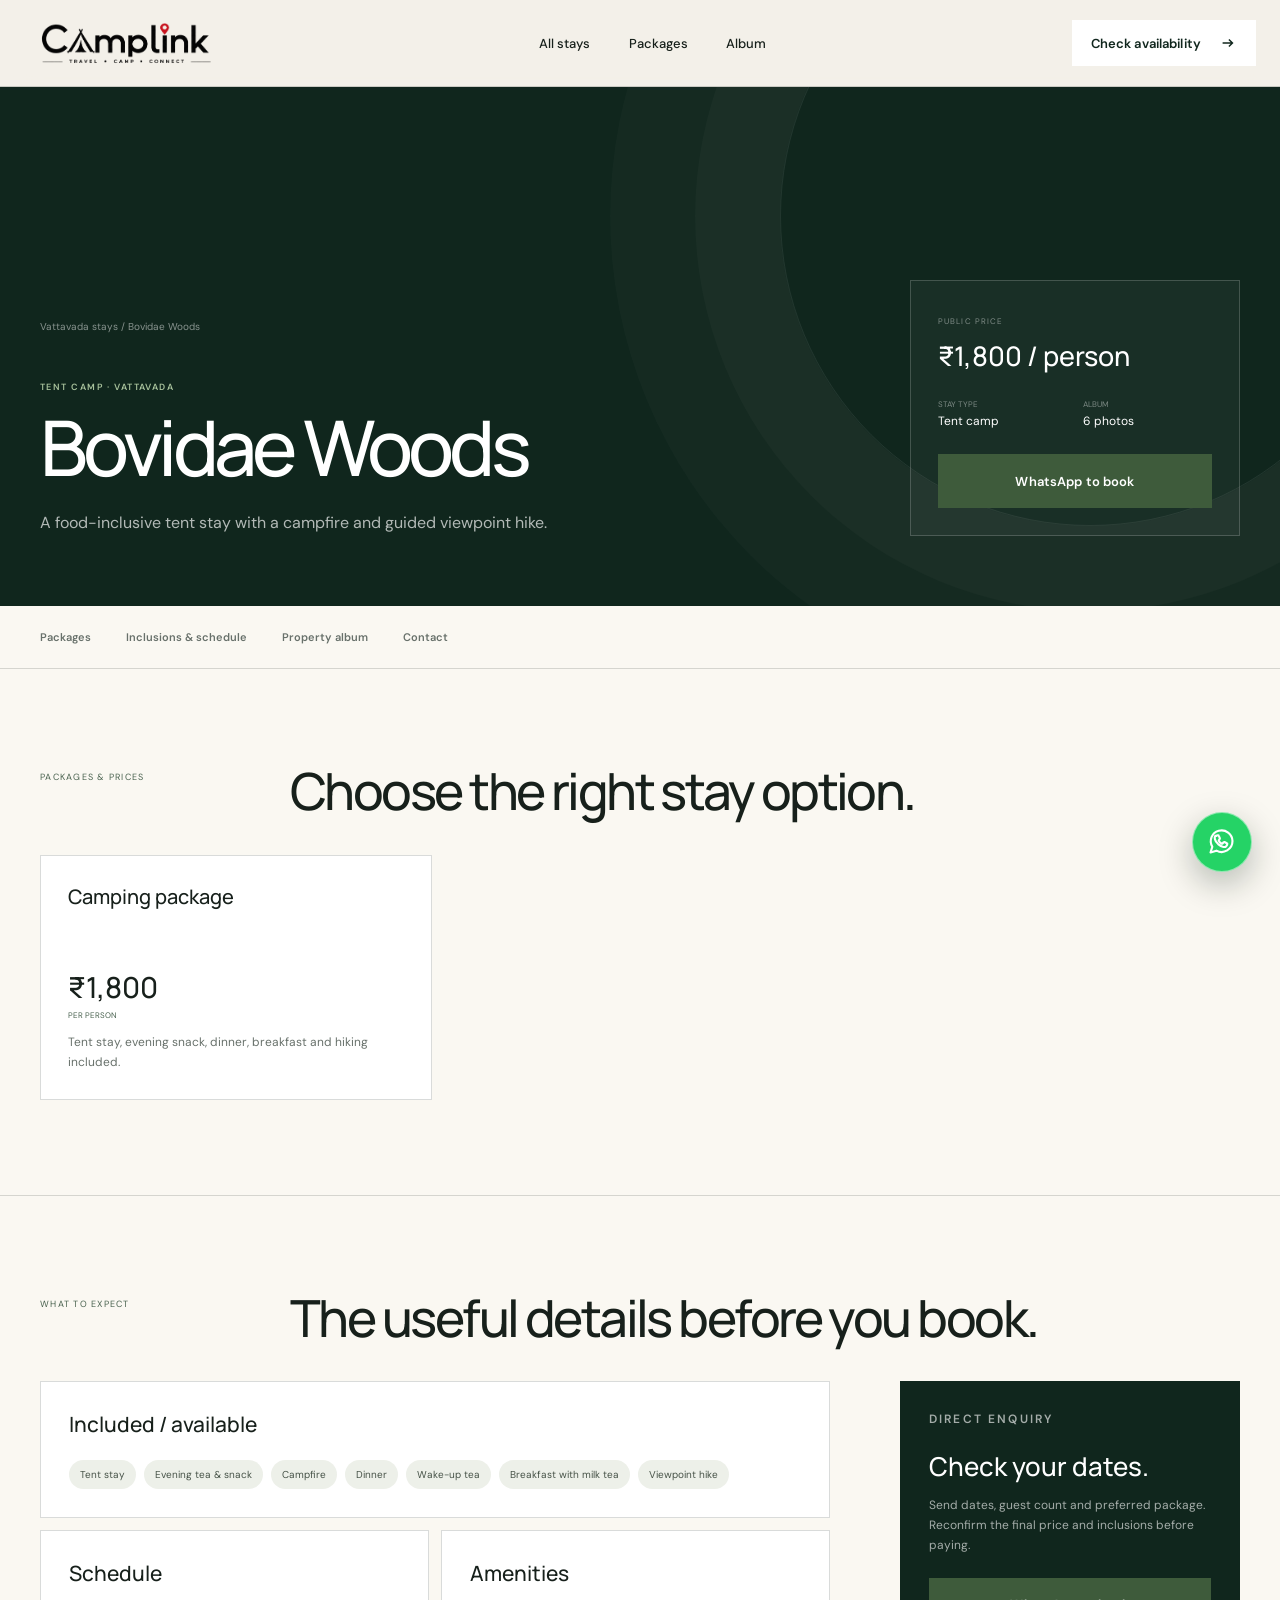
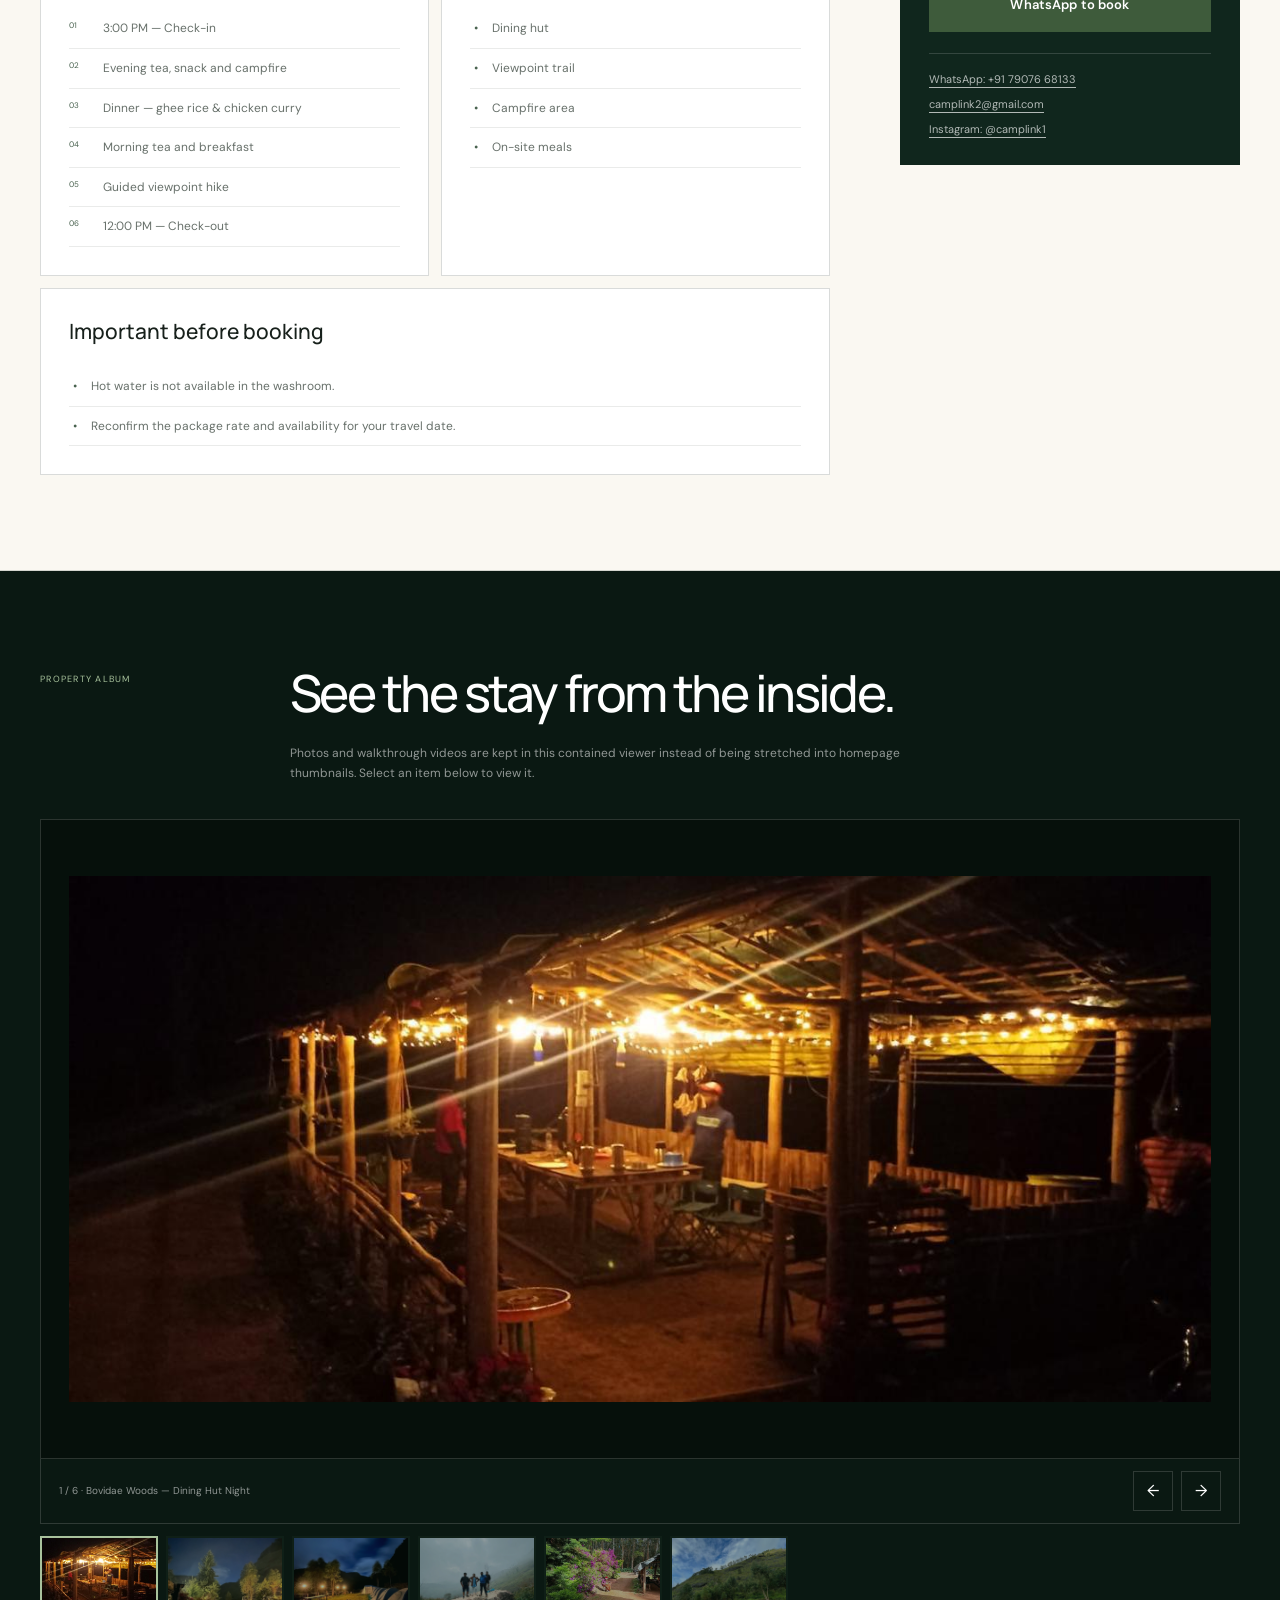
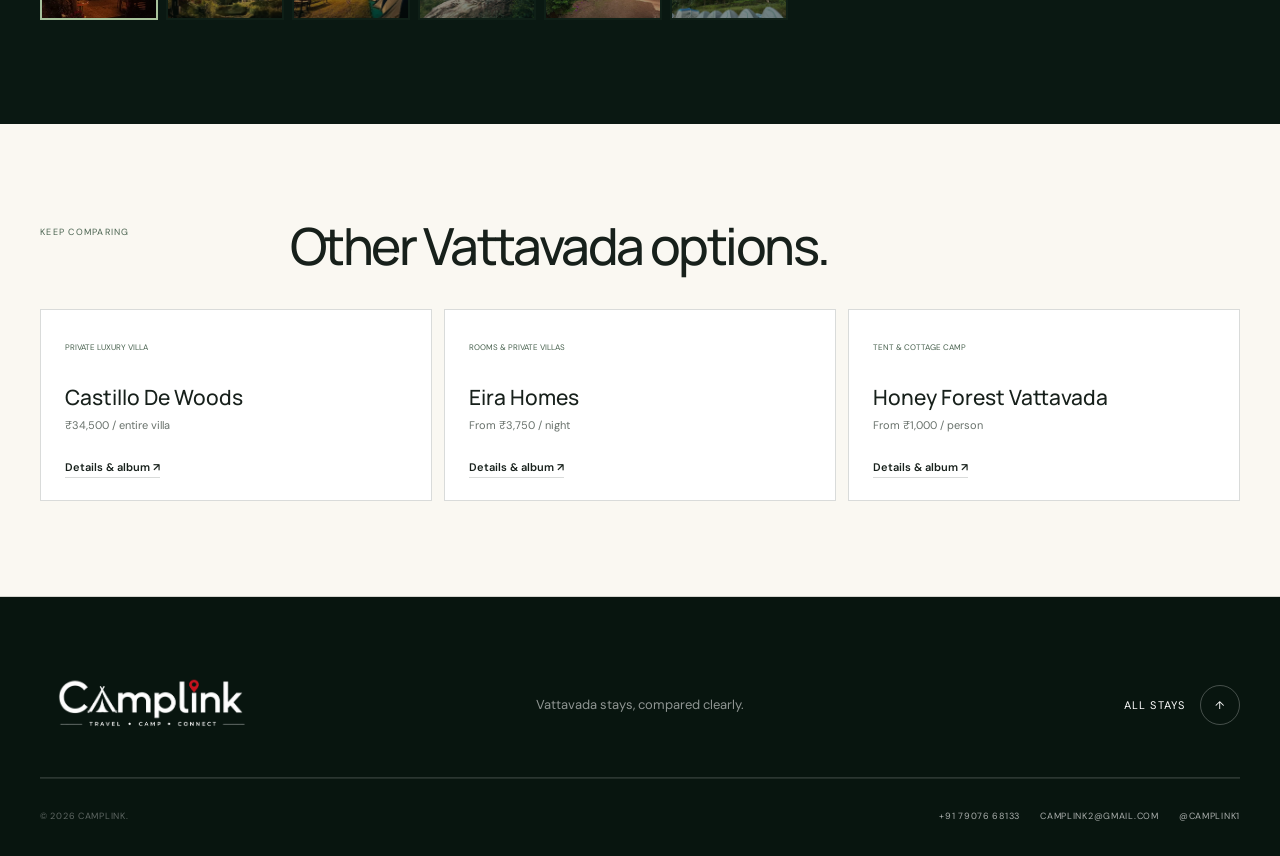
<file: stay.html>
<!doctype html>
<html lang="en">
<head>
  <meta charset="UTF-8">
  <meta name="viewport" content="width=device-width, initial-scale=1.0">
  <meta name="description" content="Vattavada stay package details, inclusions, schedule, access notes, property album and direct booking contact.">
  <meta name="theme-color" content="#10261d">
  <title>Vattavada Stay Details | CampLink</title>
  <link rel="preconnect" href="https://fonts.googleapis.com">
  <link rel="preconnect" href="https://fonts.gstatic.com" crossorigin>
  <link href="https://fonts.googleapis.com/css2?family=DM+Sans:wght@400;500;600&family=Manrope:wght@400;500;600;700&display=swap" rel="stylesheet">
  <link rel="stylesheet" href="css/style.css">
</head>
<body class="detail-page">
  <a class="skip-link" href="#detail-content">Skip to details</a>
  <header class="site-header" data-header>
    <nav class="nav-shell" aria-label="Main navigation">
      <a href="index.html" class="brand" aria-label="CampLink home">
        <span class="header-logo" aria-hidden="true">
          <img class="header-logo__image header-logo__image--white" src="assets/images/camplink_white_logo.png" alt="" width="1022" height="244">
          <img class="header-logo__image header-logo__image--black" src="assets/images/camplink_black_logo.png" alt="" width="1022" height="244">
        </span>
      </a>
      <div class="nav-links"><a href="index.html#destinations">All stays</a><a href="#packages">Packages</a><a href="#album">Album</a></div>
      <a href="#booking" class="button button--nav"><span>Check availability</span><svg viewBox="0 0 20 20" aria-hidden="true"><path d="M4 10h11M11 6l4 4-4 4"/></svg></a>
      <button class="menu-toggle" type="button" aria-label="Open menu" aria-expanded="false" aria-controls="mobile-menu"><span></span><span></span></button>
    </nav>
  </header>
  <div class="mobile-menu" id="mobile-menu" aria-hidden="true"><div class="mobile-menu__inner"><a href="index.html#destinations">All stays</a><a href="#packages">Packages</a><a href="#album">Album</a><a href="#booking">Contact</a></div></div>

  <main id="detail-content" class="detail-main">
    <section class="detail-hero" aria-labelledby="detail-title">
      <div class="page-shell detail-hero__inner">
        <div>
          <nav class="detail-breadcrumbs" aria-label="Breadcrumb"><a href="index.html#destinations">Vattavada stays</a> / <span data-breadcrumb-name>Stay details</span></nav>
          <p class="detail-kicker" data-detail-kicker></p>
          <h1 id="detail-title" data-stay-name>Stay details</h1>
          <p class="detail-hero__tagline" data-stay-tagline></p>
        </div>
        <aside class="detail-summary">
          <small>Public price</small><strong data-stay-price></strong>
          <dl><div><dt>Stay type</dt><dd data-stay-type></dd></div><div><dt>Album</dt><dd data-media-count></dd></div></dl>
          <a class="button" data-booking-link target="_blank" rel="noopener"><span>Check availability</span></a>
        </aside>
      </div>
    </section>

    <nav class="detail-tabs" aria-label="On this page"><div class="page-shell detail-tabs__inner"><a href="#packages">Packages</a><a href="#details">Inclusions & schedule</a><a href="#album">Property album</a><a href="#booking">Contact</a></div></nav>

    <section id="packages" class="detail-section" aria-labelledby="packages-title"><div class="page-shell">
      <div class="detail-section__heading"><p>Packages & prices</p><h2 id="packages-title">Choose the right stay option.</h2></div>
      <div class="detail-packages" data-package-grid></div>
    </div></section>

    <section id="details" class="detail-section" aria-labelledby="details-title"><div class="page-shell">
      <div class="detail-section__heading"><p>What to expect</p><h2 id="details-title">The useful details before you book.</h2></div>
      <div class="detail-layout">
        <div class="detail-info">
          <article class="detail-card detail-card--wide"><h3>Included / available</h3><ul class="detail-checks" data-inclusions></ul></article>
          <article class="detail-card"><h3>Schedule</h3><ol class="detail-timeline" data-schedule></ol></article>
          <article class="detail-card"><h3>Amenities</h3><ul class="detail-list" data-amenities></ul></article>
          <article class="detail-card detail-card--wide" data-nearby-card><h3>Nearby</h3><ul class="detail-list" data-nearby></ul></article>
          <article class="detail-card detail-card--wide"><h3>Important before booking</h3><ul class="detail-list" data-notes></ul></article>
        </div>
        <aside id="booking" class="detail-booking"><p class="camp-label">Direct enquiry</p><h3>Check your dates.</h3><p>Send dates, guest count and preferred package. Reconfirm the final price and inclusions before paying.</p><a class="button" data-booking-link target="_blank" rel="noopener"><span>Contact to book</span></a><div class="detail-contact" data-contact-links></div></aside>
      </div>
    </div></section>

    <section id="album" class="detail-section detail-album" aria-labelledby="album-title"><div class="page-shell">
      <div class="detail-section__heading"><p>Property album</p><h2 id="album-title">See the stay from the inside.</h2></div>
      <p class="album-copy">Photos and walkthrough videos are kept in this contained viewer instead of being stretched into homepage thumbnails. Select an item below to view it.</p>
      <div class="album-viewer" data-album-viewer></div>
      <div class="album-toolbar"><p data-media-caption>Loading album…</p><div class="album-controls"><button type="button" data-media-prev aria-label="Previous media">←</button><button type="button" data-media-next aria-label="Next media">→</button></div></div>
      <div class="album-strip" data-album-strip aria-label="Property media"></div>
    </div></section>

    <section class="detail-section" aria-labelledby="other-title"><div class="page-shell"><div class="detail-section__heading"><p>Keep comparing</p><h2 id="other-title">Other Vattavada options.</h2></div><div class="other-stays" data-other-stays></div></div></section>
  </main>

  <footer class="footer"><div class="page-shell">
    <div class="footer__top"><a href="index.html" class="brand brand--footer" aria-label="CampLink home"><img class="footer-logo" src="assets/images/camplink_white_logo.png" alt="" width="1022" height="244"></a><p>Vattavada stays, compared clearly.</p><a href="index.html#destinations" class="back-top">All stays <span>↑</span></a></div>
    <div class="footer__bottom">
      <p>© 2026 CampLink.</p>
      <div class="footer__contact" aria-label="CampLink contact details">
        <a href="tel:+917907668133">+91 79076 68133</a>
        <a href="mailto:camplink2@gmail.com">camplink2@gmail.com</a>
        <a href="https://www.instagram.com/camplink1/" target="_blank" rel="noopener">@camplink1</a>
      </div>
    </div>
  </div></footer>

  <a class="whatsapp-float" data-whatsapp-float href="https://wa.me/917907668133?text=Hi%20CampLink%2C%20I%20would%20like%20help%20with%20a%20stay." target="_blank" rel="noopener" aria-label="Chat with CampLink on WhatsApp" title="Chat with CampLink on WhatsApp">
    <svg viewBox="0 0 24 24" aria-hidden="true"><path d="M20.5 11.7a8.4 8.4 0 0 1-12.4 7.4L3.5 20.5l1.4-4.4A8.4 8.4 0 1 1 20.5 11.7Z"/><path d="M8.2 7.6c.2-.4.4-.4.7-.4h.5c.2 0 .4.1.5.4l.8 1.8c.1.3.1.5-.1.7l-.6.7c-.2.2-.2.4-.1.6.5 1 1.3 1.8 2.3 2.3.2.1.4.1.6-.1l.8-1c.2-.2.4-.3.7-.2l1.8.9c.3.1.4.3.4.5 0 .4-.2 1.3-.8 1.8-.5.5-1.3.8-2.2.6-1.1-.2-2.5-.8-4.1-2.2-1.3-1.2-2.2-2.6-2.5-3.8-.3-1.1-.1-2 .3-2.6Z"/></svg>
  </a>

  <script src="js/stays.js"></script>
  <script src="js/stay-detail.js"></script>
</body>
</html>
</file>
<file: css/style.css>
:root {
  --pine: #10261d;
  --pine-2: #173328;
  --moss: #49624f;
  --cream: #f3f0e8;
  --paper: #faf8f2;
  --sand: #ddd4c3;
  --ember: #d88843;
  --ink: #17201b;
  --muted: #68716b;
  --line: rgba(23, 32, 27, .16);
  --ease: cubic-bezier(.2, .75, .25, 1);
}

*, *::before, *::after { box-sizing: border-box; }
html { scroll-behavior: smooth; }
body { margin: 0; overflow-x: hidden; font-family: 'DM Sans', sans-serif; background: var(--cream); color: var(--ink); }
body.menu-open { overflow: hidden; }
img { display: block; max-width: 100%; }
a { color: inherit; text-decoration: none; }
button, a { -webkit-tap-highlight-color: transparent; }
button { font: inherit; }
::selection { color: var(--cream); background: var(--moss); }

.skip-link { position: fixed; z-index: 9999; top: 12px; left: 12px; transform: translateY(-180%); padding: 10px 16px; border-radius: 99px; background: var(--cream); color: var(--pine); font-weight: 600; transition: transform .2s; }
.skip-link:focus { transform: none; }
:focus-visible { outline: 2px solid var(--ember); outline-offset: 4px; }
.page-shell { width: min(100% - 80px, 1440px); margin-inline: auto; }
.section-pad { padding: 140px 0; }

.site-header { position: fixed; z-index: 1000; top: 0; left: 0; width: 100%; color: #fff; background: transparent; border-bottom: 1px solid transparent; transition: color .35s, background-color .35s, border-color .35s, transform .35s, backdrop-filter .35s; }
.site-header.is-scrolled { color: #fff; background: rgba(5, 16, 12, .76); border-color: rgba(255,255,255,.1); backdrop-filter: blur(18px); -webkit-backdrop-filter: blur(18px); }
.site-header.is-scrolled.is-on-light { color: var(--ink); background: rgba(250,248,242,.82); border-color: rgba(23,32,27,.12); }
.nav-shell { width: min(100% - 48px, 1440px); height: 86px; margin-inline: auto; display: flex; align-items: center; justify-content: space-between; }
.brand { display: inline-flex; align-items: center; }
.header-logo { position: relative; display: block; width: 210px; aspect-ratio: 1022 / 244; }
.header-logo__image { position: absolute; inset: 0; width: 100%; height: 100%; object-fit: contain; transition: opacity .35s; }
.header-logo__image--black { opacity: 0; }
.site-header.is-scrolled .header-logo__image--white { opacity: 1; }
.site-header.is-scrolled .header-logo__image--black { opacity: 0; }
.site-header.is-scrolled.is-on-light .header-logo__image--white { opacity: 0; }
.site-header.is-scrolled.is-on-light .header-logo__image--black { opacity: 1; }
.site-header.is-scrolled.is-on-light.menu-active { color: #fff; background: var(--pine); border-color: rgba(255,255,255,.1); }
.site-header.is-scrolled.is-on-light.menu-active .header-logo__image--white { opacity: 1; }
.site-header.is-scrolled.is-on-light.menu-active .header-logo__image--black { opacity: 0; }
.site-header.menu-active .header-logo__image--white { opacity: 1; }
.site-header.menu-active .header-logo__image--black { opacity: 0; }
.nav-links { display: flex; align-items: center; gap: clamp(24px, 3vw, 48px); font-size: 13px; font-weight: 500; }
.nav-links a { position: relative; padding: 10px 0; }
.nav-links a::after { content: ''; position: absolute; bottom: 4px; left: 0; width: 100%; height: 1px; background: currentColor; transform: scaleX(0); transform-origin: right; transition: transform .35s var(--ease); }
.nav-links a:hover::after, .nav-links a:focus-visible::after { transform: scaleX(1); transform-origin: left; }
.button { position: relative; min-height: 54px; padding: 0 22px; display: inline-flex; align-items: center; justify-content: center; gap: 25px; border: 1px solid transparent; overflow: hidden; font-size: 13px; font-weight: 600; letter-spacing: .01em; transition: color .3s, background-color .3s, border-color .3s, transform .3s var(--ease); }
.button::before { content: ''; position: absolute; inset: 100% 0 auto; height: 110%; background: var(--ember); transition: transform .45s var(--ease); }
.button span, .button svg { position: relative; z-index: 1; }
.button:hover::before, .button:focus-visible::before { transform: translateY(-100%); }
.button svg { width: 18px; fill: none; stroke: currentColor; stroke-width: 1.6; }
.button--nav { min-height: 46px; padding-inline: 18px; gap: 18px; color: var(--pine); background: #fff; }
.button--nav::before { background: #3e5b3b; }
.site-header.is-scrolled .button--nav { color: var(--pine); background: #fff; }
.site-header.is-scrolled.is-on-light .button--nav { color: #fff; background: var(--pine); }
.button--nav:hover, .site-header.is-scrolled .button--nav:hover { color: #fff; }
.button--light { color: var(--pine); background: var(--cream); }
.button--hero-explore::before { background: #3e5b3b; }
.button--light:hover { color: #fff; }
.button--outline-light { color: #fff; border-color: rgba(255,255,255,.55); }
.button--outline-light::before { background: #fff; }
.button--outline-light:hover { color: var(--pine); }
.menu-toggle { display: none; width: 46px; height: 46px; padding: 0; border: 1px solid currentColor; border-radius: 50%; align-items: center; justify-content: center; flex-direction: column; gap: 6px; color: inherit; background: transparent; }
.menu-toggle span { display: block; width: 18px; height: 1px; background: currentColor; transition: transform .35s var(--ease); }
.menu-toggle[aria-expanded="true"] span:first-child { transform: translateY(3.5px) rotate(45deg); }
.menu-toggle[aria-expanded="true"] span:last-child { transform: translateY(-3.5px) rotate(-45deg); }
.mobile-menu { visibility: hidden; position: fixed; z-index: 990; inset: 0; color: var(--cream); background: var(--pine); clip-path: inset(0 0 100% 0); }
.mobile-menu__inner { min-height: 100%; padding: 130px 7vw 40px; display: flex; flex-direction: column; }
.mobile-menu__inner > a { display: flex; justify-content: space-between; padding: 14px 0; border-bottom: 1px solid rgba(255,255,255,.15); font: 500 clamp(30px, 9vw, 52px)/1.2 'Manrope', sans-serif; letter-spacing: -.045em; }
.mobile-menu__inner > a span { padding-top: 8px; color: var(--sand); font: 500 10px/1 'DM Sans', sans-serif; letter-spacing: .1em; }
.mobile-menu__foot { margin-top: auto; display: flex; justify-content: space-between; gap: 20px; color: rgba(255,255,255,.62); font-size: 13px; }
.mobile-menu__foot a { text-decoration: underline; text-underline-offset: 5px; }

.hero { position: relative; min-height: 100svh; display: flex; align-items: flex-end; overflow: hidden; color: #fff; background: var(--pine); }
.hero__media, .hero__shade { position: absolute; inset: 0; }
.hero__media img { width: 100%; height: 110%; object-fit: cover; object-position: center; }
.hero__shade { z-index: 1; background: linear-gradient(90deg, rgba(4,15,12,.86) 0%, rgba(5,17,13,.52) 39%, rgba(5,14,12,.12) 73%), linear-gradient(0deg, rgba(4,14,11,.78) 0%, transparent 48%); }
.hero__content { position: relative; z-index: 2; padding-bottom: clamp(100px, 11vh, 135px); }
.hero__eyebrow, .eyebrow { display: flex; align-items: center; gap: 10px; text-transform: uppercase; font-size: 10px; font-weight: 600; letter-spacing: .18em; }
.hero__eyebrow > span, .eyebrow > span { width: 36px; height: 1px; background: var(--ember); }
.hero__eyebrow i { width: 3px; height: 3px; border-radius: 50%; background: rgba(255,255,255,.6); }
.hero__title { max-width: 1000px; margin: 28px 0 42px; font: 500 clamp(64px, 7.25vw, 118px)/.91 'Manrope', sans-serif; letter-spacing: -.065em; }
.hero-word { display: block; overflow: hidden; padding-right: .06em; }
.hero-word--accent { color: var(--sand); font-weight: 400; font-style: italic; }
.hero__bottom { display: grid; grid-template-columns: minmax(280px, 460px) 1fr; gap: 70px; align-items: center; }
.hero__bottom > p { max-width: 430px; color: rgba(255,255,255,.76); font-size: 16px; line-height: 1.7; }
.hero__actions { display: flex; align-items: center; gap: 34px; }
.text-link { display: inline-flex; align-items: center; gap: 14px; padding: 8px 0; border-bottom: 1px solid currentColor; font-size: 13px; font-weight: 600; }
.text-link span { transition: transform .3s var(--ease); }
.text-link:hover span { transform: translate(4px,-2px); }
.text-link--light { color: rgba(255,255,255,.8); }
.scroll-cue { position: absolute; z-index: 3; right: 3.3vw; bottom: 42px; display: flex; align-items: center; gap: 18px; transform: rotate(90deg) translateX(-100%); transform-origin: left top; color: rgba(255,255,255,.6); font-size: 9px; text-transform: uppercase; letter-spacing: .17em; }
.scroll-cue i { display: block; width: 65px; height: 1px; overflow: hidden; background: rgba(255,255,255,.35); }
.scroll-cue i::after { content: ''; display: block; width: 35%; height: 100%; background: #fff; animation: scrollLine 2.2s var(--ease) infinite; }
@keyframes scrollLine { from { transform: translateX(-100%); } to { transform: translateX(320%); } }

.section-index { display: flex; align-items: center; gap: 14px; color: var(--moss); font-size: 10px; font-weight: 600; letter-spacing: .18em; text-transform: uppercase; }
.section-index::before { content: ''; width: 35px; height: 1px; background: currentColor; }
.section-index--light { color: rgba(255,255,255,.55); }
.manifesto { background: var(--cream); }
.manifesto__grid { display: grid; grid-template-columns: 25% 1fr; gap: 30px; align-items: start; }
.manifesto__lead { max-width: 1050px; margin: -12px 0 50px; font: 500 clamp(44px, 5.7vw, 88px)/1.05 'Manrope', sans-serif; letter-spacing: -.055em; }
.manifesto__support { max-width: 680px; margin-left: auto; padding-top: 36px; border-top: 1px solid var(--line); display: flex; justify-content: space-between; gap: 60px; align-items: center; }
.manifesto__support p { max-width: 480px; color: var(--muted); line-height: 1.75; }
.circle-link { flex: 0 0 auto; width: 62px; height: 62px; border: 1px solid var(--line); border-radius: 50%; display: grid; place-items: center; transition: color .3s, background .3s, transform .3s var(--ease); }
.circle-link svg { width: 22px; fill: none; stroke: currentColor; stroke-width: 1.5; }
.circle-link:hover { color: #fff; background: var(--pine); transform: rotate(-45deg); }

.problem { background: var(--paper); border-top: 1px solid var(--line); }
.section-heading--wide { display: grid; grid-template-columns: 25% minmax(0, 1fr) 27%; gap: 30px; align-items: end; }
.display-title { margin: 0; font: 500 clamp(50px, 5vw, 78px)/1.05 'Manrope', sans-serif; letter-spacing: -.055em; }
.display-title--light { color: var(--cream); }
.display-title em { color: var(--sand); font-weight: 400; }
.section-copy { max-width: 420px; margin: 0; color: var(--muted); font-size: 15px; line-height: 1.75; }
.section-copy--light { color: rgba(255,255,255,.58); }
.problem-map { margin-top: 90px; display: grid; grid-template-columns: 1fr 150px 1fr; gap: 25px; align-items: center; }
.problem-map__old, .problem-map__new { position: relative; min-height: 410px; border: 1px solid var(--line); overflow: hidden; }
.problem-map__old { background: #ece8de; }
.journey-chip { position: absolute; z-index: 2; padding: 10px 13px; border: 1px solid rgba(23,32,27,.18); border-radius: 99px; color: #59625d; background: rgba(255,255,255,.7); font-size: 11px; box-shadow: 0 8px 26px rgba(25,35,29,.04); }
.journey-chip:nth-of-type(1) { top: 13%; left: 9%; transform: rotate(-4deg); }
.journey-chip:nth-of-type(2) { top: 10%; right: 9%; transform: rotate(4deg); }
.journey-chip:nth-of-type(3) { top: 40%; left: 21%; transform: rotate(3deg); }
.journey-chip:nth-of-type(4) { top: 30%; right: 7%; transform: rotate(-5deg); }
.journey-chip:nth-of-type(5) { top: 60%; right: 13%; transform: rotate(5deg); }
.journey-chip:nth-of-type(6) { top: 64%; left: 7%; transform: rotate(-3deg); }
.scribble { position: absolute; inset: 18px; width: calc(100% - 36px); height: calc(100% - 36px); fill: none; stroke: rgba(133,89,60,.35); stroke-width: 1.4; stroke-dasharray: 6 7; }
.uncertainty { position: absolute; z-index: 2; bottom: 22px; left: 50%; transform: translateX(-50%); width: max-content; padding: 14px 19px; color: #fff; background: #6f5142; text-align: center; }
.uncertainty small { display: block; opacity: .65; margin-bottom: 4px; font-size: 8px; letter-spacing: .16em; }
.uncertainty strong { font-size: 12px; font-weight: 500; }
.problem-map__turn { text-align: center; color: var(--moss); }
.problem-map__turn span { display: block; margin-bottom: 18px; font-size: 9px; text-transform: uppercase; letter-spacing: .14em; }
.problem-map__turn svg { width: 70px; margin: auto; fill: none; stroke: currentColor; stroke-width: 1; }
.problem-map__new { display: flex; flex-direction: column; align-items: center; justify-content: center; color: #fff; background: var(--pine); }
.solution-mark img { width: 220px; height: auto; }
.solution-path { width: min(78%, 410px); margin-top: 58px; display: flex; align-items: center; justify-content: space-between; }
.solution-path span { display: flex; flex-direction: column; gap: 7px; font-size: 11px; }
.solution-path b { color: rgba(255,255,255,.42); font-size: 8px; letter-spacing: .1em; }
.solution-path i { flex: 1; height: 1px; margin: 13px 9px 0; background: rgba(255,255,255,.23); }

.network { position: relative; overflow: hidden; background: var(--cream); }
.network::before { content: ''; position: absolute; width: 560px; height: 560px; top: 25%; right: -300px; border: 1px solid rgba(73,98,79,.12); border-radius: 50%; box-shadow: 0 0 0 70px rgba(73,98,79,.035), 0 0 0 140px rgba(73,98,79,.025); }
.network__copy { display: grid; grid-template-columns: 25% 48% 1fr; gap: 30px; }
.network__copy .section-copy { padding-top: 12px; }
.orbit { position: relative; max-width: 1100px; min-height: 660px; margin: 100px auto 0; }
.orbit__lines { position: absolute; inset: 0; width: 100%; height: 100%; fill: none; stroke: rgba(73,98,79,.25); stroke-width: 1; stroke-dasharray: 3 5; }
.orbit__center { position: absolute; z-index: 2; top: 50%; left: 50%; width: 230px; height: 230px; transform: translate(-50%,-50%); border: 1px solid rgba(73,98,79,.3); border-radius: 50%; display: flex; flex-direction: column; align-items: center; justify-content: center; background: var(--paper); box-shadow: 0 25px 80px rgba(24,39,31,.1); }
.orbit__center::before { content: ''; position: absolute; inset: -22px; border: 1px solid rgba(73,98,79,.13); border-radius: 50%; }
.orbit__logo img { width: 170px; height: auto; }
.orbit__center p { margin-top: 12px; color: var(--muted); font-size: 10px; text-transform: uppercase; letter-spacing: .13em; }
.orbit-node { position: absolute; z-index: 2; min-width: 148px; padding: 16px 18px; border: 1px solid var(--line); background: rgba(250,248,242,.9); box-shadow: 0 12px 30px rgba(22,36,28,.05); }
.orbit-node span { display: block; margin-bottom: 11px; color: var(--moss); font-size: 9px; letter-spacing: .1em; }
.orbit-node strong { font: 500 13px 'Manrope', sans-serif; }
.orbit-node--1 { top: 4%; left: 2%; }
.orbit-node--2 { top: 0; left: 30%; }
.orbit-node--3 { top: 4%; right: 6%; }
.orbit-node--4 { top: 28%; right: -1%; }
.orbit-node--5 { bottom: 14%; right: 2%; }
.orbit-node--6 { bottom: 0; left: 49%; }
.orbit-node--7 { bottom: 7%; left: 5%; }

.how { height: 420vh; color: #fff; background: var(--pine); }
.how__pin { position: sticky; top: 0; min-height: 100vh; overflow: hidden; display: flex; flex-direction: column; padding-top: 116px; }
.how__intro { display: flex; align-items: end; justify-content: space-between; gap: 50px; }
.how__intro .display-title { margin-top: 18px; font-size: clamp(55px, 5.8vw, 90px); }
.how__intro > p { max-width: 340px; padding-bottom: 12px; color: rgba(255,255,255,.55); font-size: 14px; line-height: 1.7; }
.steps-track { display: flex; gap: 20px; width: max-content; margin-top: 65px; padding-left: max(40px, calc((100vw - 1440px) / 2 + 40px)); will-change: transform; }
.step-card { position: relative; flex: 0 0 clamp(320px, 27vw, 430px); height: clamp(350px, 42vh, 490px); padding: 32px; border: 1px solid rgba(255,255,255,.17); display: flex; flex-direction: column; justify-content: space-between; overflow: hidden; background: rgba(255,255,255,.045); }
.step-card--image { justify-content: flex-end; }
.step-card--image::after { content: ''; position: absolute; inset: 0; background: linear-gradient(0deg, rgba(5,16,12,.82), rgba(5,16,12,.06)); }
.step-card--image img { position: absolute; inset: 0; width: 100%; height: 100%; object-fit: cover; transition: transform .8s var(--ease); }
.step-card--image:hover img { transform: scale(1.04); }
.step-card--accent { color: var(--pine); background: var(--sand); }
.step-card__number { position: absolute; z-index: 2; top: 30px; right: 30px; font-size: 10px; letter-spacing: .12em; opacity: .6; }
.step-card__icon { width: 74px; height: 74px; border: 1px solid rgba(255,255,255,.2); border-radius: 50%; display: grid; place-items: center; }
.step-card--accent .step-card__icon { border-color: rgba(16,38,29,.22); }
.step-card__icon svg { width: 34px; fill: none; stroke: currentColor; stroke-width: 1.25; }
.step-card > div { position: relative; z-index: 2; }
.step-card h3 { margin: 0 0 13px; font: 500 clamp(38px, 3vw, 52px) 'Manrope', sans-serif; letter-spacing: -.05em; }
.step-card p { max-width: 280px; margin: 0; color: rgba(255,255,255,.6); font-size: 14px; line-height: 1.65; }
.step-card--accent p { color: rgba(16,38,29,.65); }
.steps-end { width: 25vw; display: grid; place-items: center; color: rgba(255,255,255,.35); font-size: 10px; text-transform: uppercase; letter-spacing: .16em; }
.how__progress { margin-top: auto; padding-bottom: 36px; }
.how__progress::before { content: ''; display: block; width: 100%; height: 1px; background: rgba(255,255,255,.13); }
.how__progress i { display: block; width: 25%; height: 1px; margin-top: -1px; background: var(--sand); transform-origin: left; }

.compare { background: var(--paper); }
.section-heading--split { display: grid; grid-template-columns: 1fr minmax(280px, 420px); gap: 90px; align-items: end; }
.section-heading--split .display-title { max-width: 890px; margin-top: 20px; }
.section-heading--compact { align-items: end; }
.comparison { margin-top: 80px; border: 1px solid var(--line); background: #f7f4ed; box-shadow: 0 30px 90px rgba(27,42,33,.07); }
.comparison__toolbar { min-height: 76px; padding: 14px 20px 14px 26px; border-bottom: 1px solid var(--line); display: flex; justify-content: space-between; align-items: center; gap: 24px; }
.comparison__toolbar > p { display: flex; align-items: center; gap: 10px; font-size: 11px; text-transform: uppercase; letter-spacing: .1em; }
.live-dot { width: 7px; height: 7px; border-radius: 50%; background: #6d936f; box-shadow: 0 0 0 5px rgba(109,147,111,.12); }
.filter-pills { display: flex; gap: 5px; padding: 4px; border-radius: 99px; background: #eae5da; }
.filter-pills button { padding: 8px 14px; border: 0; border-radius: 99px; color: var(--muted); background: transparent; font-size: 11px; cursor: pointer; transition: color .25s, background .25s; }
.filter-pills button.is-active { color: #fff; background: var(--pine); }
.comparison__scroll { overflow-x: auto; scrollbar-width: thin; scrollbar-color: var(--moss) transparent; }
.comparison__grid { min-width: 980px; display: grid; grid-template-columns: minmax(190px, .8fr) repeat(3, minmax(240px, 1fr)); }
.comparison__label-head, .stay-head { min-height: 270px; border: 0; border-right: 1px solid var(--line); border-bottom: 1px solid var(--line); }
.comparison__label-head { padding: 30px; display: flex; flex-direction: column; align-items: flex-start; justify-content: flex-end; }
.comparison__label-head small { margin-bottom: auto; color: var(--moss); font-size: 9px; letter-spacing: .15em; }
.comparison__label-head strong { font: 500 24px 'Manrope', sans-serif; }
.comparison__label-head span { max-width: 130px; margin-top: 8px; color: var(--muted); font-size: 11px; line-height: 1.5; }
.stay-head { position: relative; padding: 0; overflow: hidden; color: #fff; background: var(--pine); text-align: left; cursor: pointer; }
.stay-head:last-of-type { border-right: 0; }
.stay-head::after { content: ''; position: absolute; inset: 0; background: linear-gradient(0deg, rgba(4,14,10,.82), rgba(4,14,10,.05)); transition: background .3s; }
.stay-head img { width: 100%; height: 100%; object-fit: cover; filter: saturate(.75); transition: filter .4s, transform .6s var(--ease); }
.stay-head:hover img, .stay-head.is-selected img { filter: saturate(1); transform: scale(1.035); }
.stay-head.is-selected::after { box-shadow: inset 0 0 0 3px var(--ember); }
.stay-head__meta { position: absolute; z-index: 2; left: 24px; right: 24px; bottom: 24px; display: flex; flex-direction: column; }
.stay-head__meta small { margin-bottom: 7px; color: rgba(255,255,255,.65); font-size: 8px; letter-spacing: .13em; }
.stay-head__meta strong { font: 500 19px 'Manrope', sans-serif; }
.stay-head__meta em { margin-top: 7px; font-style: normal; font-size: 11px; }
.stay-head > i { position: absolute; z-index: 2; top: 18px; right: 18px; width: 29px; height: 29px; display: grid; place-items: center; border: 1px solid rgba(255,255,255,.55); border-radius: 50%; font-size: 9px; font-style: normal; }
.feature-label, .feature-value { min-height: 67px; padding: 17px 22px; border-right: 1px solid var(--line); border-bottom: 1px solid var(--line); display: flex; align-items: center; gap: 8px; font-size: 12px; transition: opacity .25s, background-color .25s; }
.feature-label { justify-content: space-between; color: var(--muted); }
.feature-label small { font-size: 8px; letter-spacing: .1em; }
.feature-value[data-col="3"] { border-right: 0; }
.feature-value.is-highlighted { background: rgba(216,136,67,.08); }
.feature-label.is-hidden, .feature-value.is-hidden { display: none; }
.feature-value strong { font: 600 16px 'Manrope', sans-serif; }
.check { width: 18px; height: 18px; border-radius: 50%; display: inline-grid; place-items: center; flex: 0 0 auto; color: #fff; background: var(--moss); font-size: 10px; }
.muted { color: #9aa09c; }
.fit-tag { padding: 5px 8px; border: 1px solid var(--line); border-radius: 99px; font-size: 9px; }
.comparison__note { min-height: 64px; padding: 15px 25px; display: flex; justify-content: space-between; align-items: center; gap: 20px; color: var(--muted); font-size: 10px; }

.destinations { overflow: hidden; background: var(--cream); }
.destination-controls { display: flex; gap: 8px; justify-content: flex-end; }
.destination-controls button { width: 49px; height: 49px; border: 1px solid var(--line); border-radius: 50%; color: var(--ink); background: transparent; cursor: pointer; transition: color .3s, background .3s; }
.destination-controls button:hover { color: #fff; background: var(--pine); }
.destination-rail { display: flex; gap: 18px; margin-top: 70px; padding: 0 max(40px, calc((100vw - 1440px) / 2 + 40px)); overflow-x: auto; scroll-snap-type: x mandatory; scrollbar-width: none; }
.destination-rail::-webkit-scrollbar { display: none; }
.destination-card { position: relative; flex: 0 0 clamp(310px, 28vw, 430px); height: 560px; scroll-snap-align: start; overflow: hidden; color: #fff; background: var(--pine); }
.destination-card--large { flex-basis: clamp(360px, 38vw, 570px); }
.destination-card img { width: 100%; height: 100%; object-fit: cover; transition: transform .8s var(--ease), filter .5s; }
.destination-card:hover img { transform: scale(1.055); filter: saturate(.8); }
.destination-card__shade { position: absolute; inset: 0; background: linear-gradient(0deg, rgba(4,17,12,.86), transparent 65%); }
.destination-card__top { position: absolute; top: 22px; left: 22px; right: 22px; display: flex; justify-content: space-between; font-size: 8px; letter-spacing: .13em; }
.destination-card__top i { font-style: normal; }
.destination-card__body { position: absolute; left: 28px; right: 28px; bottom: 28px; }
.destination-card__body small { color: rgba(255,255,255,.62); font-size: 8px; letter-spacing: .14em; }
.destination-card__body h3 { margin: 8px 0 7px; font: 500 clamp(38px, 4vw, 56px) 'Manrope', sans-serif; letter-spacing: -.05em; }
.destination-card__body p { max-width: 280px; margin: 0; color: rgba(255,255,255,.68); font-size: 12px; }
.destination-card__body a { position: absolute; right: 0; bottom: 0; width: 63px; height: 63px; border: 1px solid rgba(255,255,255,.45); border-radius: 50%; display: grid; place-items: center; font-size: 0; transition: color .3s, background .3s; }
.destination-card__body a span { font-size: 17px; }
.destination-card__body a:hover { color: var(--pine); background: #fff; }
.destinations__disclaimer { margin-top: 18px; color: var(--muted); font-size: 10px; text-align: right; }

.experiences { background: #0c1b15; }
.experience-stack { height: 600px; margin-top: 75px; display: flex; gap: 8px; }
.experience-card { position: relative; flex: 1 1 0; min-width: 72px; overflow: hidden; cursor: pointer; transition: flex .7s var(--ease); }
.experience-card.is-active { flex: 6 1 0; }
.experience-card::after { content: ''; position: absolute; inset: 0; background: linear-gradient(0deg, rgba(5,16,12,.85), rgba(5,16,12,.02) 70%); }
.experience-card img { width: 100%; height: 100%; object-fit: cover; filter: saturate(.65); transition: transform .8s var(--ease), filter .5s; }
.experience-card.is-active img { filter: saturate(.95); }
.experience-card:hover img { transform: scale(1.04); }
.experience-card__number { position: absolute; z-index: 2; top: 22px; left: 50%; transform: translateX(-50%); color: rgba(255,255,255,.65); font-size: 8px; letter-spacing: .1em; }
.experience-card__copy { position: absolute; z-index: 2; left: 30px; bottom: 30px; width: 380px; color: #fff; opacity: 0; transform: translateY(16px); transition: opacity .4s .15s, transform .4s .15s; }
.experience-card.is-active .experience-card__copy { opacity: 1; transform: none; }
.experience-card__copy h3 { margin: 0 0 7px; font: 500 clamp(36px, 4vw, 58px) 'Manrope', sans-serif; letter-spacing: -.05em; }
.experience-card__copy p { margin: 0; color: rgba(255,255,255,.65); font-size: 13px; }

.final-cta { position: relative; min-height: 82vh; padding: 130px 0; display: grid; place-items: center; overflow: hidden; color: #fff; background: var(--pine); text-align: center; }
.final-cta__media, .final-cta__shade { position: absolute; inset: 0; }
.final-cta__media img { width: 100%; height: 100%; object-fit: cover; object-position: center; transform: scale(1.07); }
.final-cta__shade { background: rgba(5,18,13,.72); }
.final-cta__content { position: relative; z-index: 2; display: flex; flex-direction: column; align-items: center; }
.final-cta .eyebrow { margin-bottom: 26px; }
.final-cta h2 { margin: 0; font: 500 clamp(62px, 8vw, 124px)/.92 'Manrope', sans-serif; letter-spacing: -.065em; }
.final-cta__content > p:not(.eyebrow) { max-width: 530px; margin: 30px 0 40px; color: rgba(255,255,255,.7); line-height: 1.7; }
.final-cta__actions { display: flex; gap: 10px; }

.footer { padding: 80px 0 25px; color: #fff; background: #08150f; }
.footer__top { padding-bottom: 45px; border-bottom: 1px solid rgba(255,255,255,.14); display: grid; grid-template-columns: 1fr 1fr 1fr; align-items: center; }
.footer-logo { width: 230px; height: auto; }
.footer__top > p { color: rgba(255,255,255,.55); font-size: 13px; text-align: center; }
.back-top { justify-self: end; display: inline-flex; align-items: center; gap: 15px; font-size: 11px; text-transform: uppercase; letter-spacing: .1em; }
.back-top span { width: 40px; height: 40px; border: 1px solid rgba(255,255,255,.25); border-radius: 50%; display: grid; place-items: center; }
.footer__links { padding: 70px 0 90px 34%; display: grid; grid-template-columns: repeat(3,1fr); gap: 35px; }
.footer__links > div { display: flex; flex-direction: column; align-items: flex-start; gap: 12px; }
.footer__links small { margin-bottom: 14px; color: rgba(255,255,255,.34); font-size: 8px; letter-spacing: .16em; }
.footer__links a { position: relative; color: rgba(255,255,255,.75); font-size: 13px; }
.footer__links a::after { content: ''; position: absolute; left: 0; bottom: -3px; width: 100%; height: 1px; background: currentColor; transform: scaleX(0); transform-origin: right; transition: transform .3s var(--ease); }
.footer__links a:hover::after { transform: scaleX(1); transform-origin: left; }
.footer__bottom { padding-top: 22px; border-top: 1px solid rgba(255,255,255,.1); display: flex; justify-content: space-between; color: rgba(255,255,255,.35); font-size: 9px; text-transform: uppercase; letter-spacing: .08em; }

.line-mask { display: block; overflow: hidden; }
.line-mask > span { display: block; }

@media (max-width: 1100px) {
  .page-shell { width: min(100% - 48px, 1440px); }
  .section-pad { padding: 110px 0; }
  .nav-links { gap: 22px; }
  .section-heading--wide { grid-template-columns: 21% 1fr; }
  .section-heading--wide .section-copy { grid-column: 2; }
  .network__copy { grid-template-columns: 21% 1fr; }
  .network__copy .section-copy { grid-column: 2; }
  .problem-map { grid-template-columns: 1fr 80px 1fr; }
  .solution-path { width: 88%; }
  .experience-stack { height: 530px; }
}

@media (max-width: 820px) {
  .page-shell { width: min(100% - 36px, 760px); }
  .nav-shell { width: calc(100% - 30px); height: 72px; }
  .nav-links, .button--nav { display: none; }
  .menu-toggle { display: flex; }
  .site-header.menu-active { color: var(--cream); background: transparent; border-color: transparent; backdrop-filter: none; }
  .hero__content { padding-bottom: 90px; }
  .hero__title { font-size: clamp(54px, 12vw, 82px); }
  .hero__bottom { grid-template-columns: 1fr; gap: 28px; }
  .scroll-cue { display: none; }
  .manifesto__grid { grid-template-columns: 1fr; gap: 38px; }
  .manifesto__lead { margin-top: 0; }
  .section-heading--wide, .section-heading--split, .network__copy { grid-template-columns: 1fr; gap: 28px; }
  .section-heading--wide .section-copy, .network__copy .section-copy { grid-column: 1; }
  .problem-map { grid-template-columns: 1fr; }
  .problem-map__turn { padding: 15px 0; }
  .problem-map__turn svg { transform: rotate(90deg); }
  .orbit { min-height: auto; margin-top: 65px; padding-left: 40px; }
  .orbit__lines { display: none; }
  .orbit__center { position: relative; top: auto; left: auto; width: 190px; height: 190px; transform: none; margin: 0 auto 45px; }
  .orbit-node { position: relative; inset: auto !important; min-width: 0; margin: -1px 0 0; }
  .how { height: auto; }
  .how__pin { position: relative; min-height: 0; padding: 100px 0; overflow: hidden; }
  .how__intro { align-items: start; }
  .how__intro > p { padding-top: 55px; }
  .steps-track { width: auto; padding: 0 18px; overflow-x: auto; scroll-snap-type: x mandatory; scrollbar-width: none; }
  .step-card { flex-basis: min(78vw, 390px); height: 440px; scroll-snap-align: center; }
  .steps-end, .how__progress { display: none; }
  .comparison { margin-top: 60px; }
  .comparison__toolbar { align-items: flex-start; flex-direction: column; }
  .filter-pills { width: 100%; overflow-x: auto; }
  .filter-pills button { flex: 0 0 auto; }
  .destination-card { height: 510px; }
  .experience-stack { height: 680px; flex-direction: column; }
  .experience-card { min-width: 0; min-height: 56px; }
  .experience-card.is-active { flex: 8 1 0; }
  .experience-card__number { top: 50%; left: 18px; transform: translateY(-50%); }
  .experience-card__copy { left: 24px; bottom: 24px; }
  .footer__links { padding-left: 0; }
}

@media (max-width: 560px) {
  .section-pad { padding: 86px 0; }
  .page-shell { width: calc(100% - 32px); }
  .header-logo { width: 176px; }
  .footer-logo { width: 190px; }
  .hero { min-height: 760px; }
  .hero__media img { height: 100%; object-position: 63% center; }
  .hero__shade { background: linear-gradient(90deg, rgba(4,15,12,.78), rgba(5,14,12,.18)), linear-gradient(0deg, rgba(4,14,11,.9) 0%, transparent 65%); }
  .hero__content { padding-bottom: 58px; }
  .hero__eyebrow { font-size: 8px; }
  .hero__title { margin: 22px 0 30px; font-size: clamp(49px, 15vw, 66px); line-height: .95; }
  .hero__bottom > p { font-size: 14px; }
  .hero__actions { align-items: stretch; flex-direction: column; gap: 16px; }
  .hero__actions .button { width: 100%; }
  .hero__actions .text-link { align-self: flex-start; }
  .manifesto__lead, .display-title { font-size: clamp(39px, 11vw, 54px); }
  .manifesto__support { align-items: flex-start; flex-direction: column; gap: 26px; }
  .problem-map { margin-top: 58px; }
  .problem-map__old, .problem-map__new { min-height: 360px; }
  .solution-path { width: 92%; }
  .solution-path span { font-size: 9px; }
  .solution-path i { margin-inline: 5px; }
  .network::before { display: none; }
  .orbit { padding-left: 26px; }
  .orbit-node { padding: 13px 15px; }
  .how__pin { padding: 85px 0; }
  .how__intro { display: block; }
  .how__intro .display-title { font-size: 49px; }
  .how__intro > p { padding-top: 22px; }
  .steps-track { margin-top: 42px; gap: 10px; }
  .step-card { flex-basis: 82vw; height: 420px; padding: 25px; }
  .comparison__toolbar { padding-inline: 14px; }
  .comparison__note { align-items: flex-start; flex-direction: column; }
  .destination-rail { padding-inline: 16px; }
  .destination-card, .destination-card--large { flex-basis: 84vw; height: 490px; }
  .destinations__disclaimer { text-align: left; }
  .experience-stack { height: 620px; margin-top: 48px; }
  .experience-card__copy { width: calc(100% - 48px); }
  .experience-card__copy h3 { font-size: 37px; }
  .final-cta { min-height: 740px; }
  .final-cta h2 { font-size: 60px; }
  .final-cta__actions { width: 100%; flex-direction: column; }
  .footer { padding-top: 60px; }
  .footer__top { grid-template-columns: 1fr auto; gap: 30px; }
  .footer__top > p { grid-column: 1 / -1; grid-row: 2; text-align: left; }
  .footer__links { padding: 55px 0 65px; grid-template-columns: 1fr 1fr; row-gap: 45px; }
  .footer__bottom { align-items: flex-start; flex-direction: column; gap: 10px; }
}

@media (prefers-reduced-motion: reduce) {
  html { scroll-behavior: auto; }
  *, *::before, *::after { animation-duration: .01ms !important; animation-iteration-count: 1 !important; scroll-behavior: auto !important; transition-duration: .01ms !important; }
  .hero__media img { transform: none !important; }
  .how { height: auto; }
  .how__pin { position: relative; min-height: auto; }
  .steps-track { transform: none !important; overflow-x: auto; }
}

/* Vattavada package content — the existing hero styles above remain unchanged. */
.camp-label { margin: 0 0 18px; color: var(--moss); font-size: 10px; font-weight: 600; letter-spacing: .18em; text-transform: uppercase; }
.camp-intro { background: var(--cream); }
.camp-intro__grid { display: grid; grid-template-columns: minmax(0, 1.25fr) minmax(340px, .75fr); gap: 90px; align-items: end; }
.camp-intro h2, .camp-heading h2, .camp-book h2 { margin: 0; font: 500 clamp(48px, 5.4vw, 82px)/1.02 'Manrope', sans-serif; letter-spacing: -.058em; }
.camp-intro__copy > p { max-width: 570px; margin: 0; color: var(--muted); font-size: 15px; line-height: 1.75; }
.camp-intro dl { margin: 45px 0 0; padding-top: 24px; border-top: 1px solid var(--line); display: grid; grid-template-columns: repeat(3, 1fr); gap: 20px; }
.camp-intro dt { font: 500 29px 'Manrope', sans-serif; letter-spacing: -.04em; }
.camp-intro dd { margin: 5px 0 0; color: var(--muted); font-size: 8px; letter-spacing: .13em; text-transform: uppercase; }
.camp-stays { background: var(--paper); }
.camp-heading { margin-bottom: 60px; display: grid; grid-template-columns: minmax(0, 1.25fr) minmax(300px, .75fr); gap: 70px; align-items: end; }
.camp-heading > p { max-width: 570px; margin: 0 0 7px; color: var(--muted); font-size: 14px; line-height: 1.75; }
.camp-heading--light h2 { color: #fff; }
.camp-heading--light .camp-label { color: var(--sand); }
.camp-heading--light > p { color: rgba(255,255,255,.6); }
.camp-filters { margin-bottom: 28px; display: flex; gap: 8px; flex-wrap: wrap; }
.camp-filters button { min-height: 44px; padding: 0 17px; border: 1px solid var(--line); border-radius: 99px; color: var(--muted); background: transparent; font-size: 12px; font-weight: 600; cursor: pointer; transition: color .2s, background .2s, border-color .2s; }
.camp-filters button:hover, .camp-filters button.is-active { color: #fff; border-color: var(--pine); background: var(--pine); }
.camp-filters span { margin-left: 5px; opacity: .65; }
.camp-grid { display: grid; grid-template-columns: repeat(3, minmax(0, 1fr)); gap: 16px; }
.camp-card { min-height: 420px; padding: 28px; border: 1px solid var(--line); display: flex; flex-direction: column; background: #fff; transition: transform .3s var(--ease), border-color .3s, box-shadow .3s; }
.camp-card:hover { transform: translateY(-5px); border-color: rgba(62,91,59,.42); box-shadow: 0 24px 70px rgba(16,38,29,.09); }
.camp-card[hidden] { display: none; }
.camp-card__top { display: flex; align-items: flex-start; justify-content: space-between; gap: 20px; }
.camp-card__type { margin: 0; color: var(--moss); font-size: 8px; font-weight: 600; letter-spacing: .14em; text-transform: uppercase; }
.camp-card__number { color: #9aa39d; font-size: 11px; }
.camp-card h3 { margin: 34px 0 7px; font: 500 31px/1.02 'Manrope', sans-serif; letter-spacing: -.045em; }
.camp-card__location { margin: 0; color: var(--muted); font-size: 10px; }
.camp-card__summary { margin: 24px 0; color: var(--muted); font-size: 13px; line-height: 1.65; }
.camp-card__chips { display: flex; gap: 6px; flex-wrap: wrap; }
.camp-card__chips span { padding: 7px 10px; border-radius: 99px; color: #4f5d53; background: #e9ede6; font-size: 9px; }
.camp-card__price { margin-top: auto; padding-top: 30px; }
.camp-card__price small { display: block; margin-bottom: 6px; color: var(--muted); font-size: 8px; letter-spacing: .12em; text-transform: uppercase; }
.camp-card__price strong { font: 500 21px 'Manrope', sans-serif; }
.camp-card__actions { margin-top: 22px; display: grid; grid-template-columns: 1fr 1fr; gap: 8px; }
.camp-card__actions .button { min-height: 48px; padding-inline: 12px; gap: 9px; }
.camp-card__actions .button--details { color: var(--pine); border-color: var(--line); background: transparent; }
.camp-card__actions .button--details::before { background: #3e5b3b; }
.camp-card__actions .button--details:hover { color: #fff; }
.camp-compare { color: #fff; background: var(--pine); }
.camp-table-wrap { overflow-x: auto; border: 1px solid rgba(255,255,255,.16); }
.camp-table { width: 100%; min-width: 920px; border-collapse: collapse; }
.camp-table th, .camp-table td { padding: 21px 22px; border-bottom: 1px solid rgba(255,255,255,.14); text-align: left; }
.camp-table th { color: rgba(255,255,255,.4); font-size: 8px; letter-spacing: .15em; text-transform: uppercase; }
.camp-table td { color: rgba(255,255,255,.68); font-size: 12px; }
.camp-table td:first-child, .camp-table td:nth-child(3) { color: #fff; font-weight: 600; }
.camp-table tbody tr:last-child td { border-bottom: 0; }
.camp-table a { padding-bottom: 3px; border-bottom: 1px solid rgba(255,255,255,.35); color: #fff; font-weight: 600; }
.camp-notes { background: var(--cream); }
.camp-notes__grid { display: grid; grid-template-columns: repeat(3, 1fr); border-block: 1px solid var(--line); }
.camp-notes article { min-height: 285px; padding: 34px 42px 34px 0; }
.camp-notes article + article { padding-left: 42px; border-left: 1px solid var(--line); }
.camp-notes span { color: var(--moss); font-size: 9px; letter-spacing: .14em; }
.camp-notes h3 { margin: 50px 0 14px; font: 500 23px 'Manrope', sans-serif; letter-spacing: -.03em; }
.camp-notes p { margin: 0; color: var(--muted); font-size: 13px; line-height: 1.7; }
.camp-book { color: #fff; background: #3e5b3b; }
.camp-book__inner { display: grid; grid-template-columns: minmax(0, 1fr) minmax(340px, .65fr); gap: 80px; align-items: end; }
.camp-book .camp-label { color: rgba(255,255,255,.65); }
.camp-book ol { margin: 0; padding: 0; list-style: none; }
.camp-book li { padding: 17px 0; border-bottom: 1px solid rgba(255,255,255,.2); display: grid; grid-template-columns: 44px 1fr; gap: 12px; }
.camp-book li span { color: rgba(255,255,255,.5); font-size: 9px; }
.camp-book li p { margin: 0; color: rgba(255,255,255,.78); font-size: 13px; line-height: 1.6; }
.camp-book > .page-shell > .button { grid-column: 2; justify-self: start; }

/* Reusable stay detail page and contained media album. */
.detail-page { background: var(--paper); }
.detail-page .site-header { color: var(--ink); background: rgba(243,240,232,.95); border-color: var(--line); backdrop-filter: blur(18px); }
.detail-page .header-logo__image--white { opacity: 0; }
.detail-page .header-logo__image--black { opacity: 1; }
.detail-main { padding-top: 86px; }
.detail-hero { position: relative; overflow: hidden; color: #fff; background: var(--pine); }
.detail-hero::before { content: ''; position: absolute; top: -180px; right: -120px; width: 620px; height: 620px; border: 1px solid rgba(255,255,255,.08); border-radius: 50%; box-shadow: 0 0 0 85px rgba(255,255,255,.025), 0 0 0 170px rgba(255,255,255,.018); }
.detail-hero__inner { position: relative; min-height: 520px; padding-block: 85px 70px; display: grid; grid-template-columns: minmax(0, 1fr) 330px; gap: 80px; align-items: end; }
.detail-breadcrumbs { margin-bottom: 48px; color: rgba(255,255,255,.5); font-size: 10px; }
.detail-kicker { margin: 0 0 18px; color: #a8c29c; font-size: 9px; font-weight: 600; letter-spacing: .16em; text-transform: uppercase; }
.detail-hero h1 { max-width: 900px; margin: 0; font: 500 clamp(54px, 6vw, 90px)/.95 'Manrope', sans-serif; letter-spacing: -.06em; }
.detail-hero__tagline { max-width: 720px; margin: 26px 0 0; color: rgba(255,255,255,.68); font-size: 16px; line-height: 1.65; }
.detail-summary { padding: 27px; border: 1px solid rgba(255,255,255,.18); background: rgba(255,255,255,.04); }
.detail-summary small { color: rgba(255,255,255,.45); font-size: 8px; letter-spacing: .14em; text-transform: uppercase; }
.detail-summary strong { display: block; margin: 8px 0 25px; font: 500 27px 'Manrope', sans-serif; }
.detail-summary dl { margin: 0 0 25px; display: grid; grid-template-columns: 1fr 1fr; gap: 15px; }
.detail-summary dt { color: rgba(255,255,255,.43); font-size: 8px; text-transform: uppercase; }
.detail-summary dd { margin: 4px 0 0; font-size: 12px; }
.detail-summary .button { width: 100%; background: #3e5b3b; }
.detail-tabs { position: sticky; z-index: 20; top: 86px; border-bottom: 1px solid var(--line); background: rgba(250,248,242,.95); backdrop-filter: blur(15px); }
.detail-tabs__inner { min-height: 62px; display: flex; align-items: center; gap: 35px; overflow-x: auto; }
.detail-tabs a { flex: 0 0 auto; color: var(--muted); font-size: 11px; font-weight: 600; }
.detail-section { padding: 95px 0; border-bottom: 1px solid var(--line); scroll-margin-top: 150px; }
.detail-section__heading { margin-bottom: 38px; display: grid; grid-template-columns: 210px 1fr; gap: 40px; }
.detail-section__heading p { margin: 7px 0 0; color: var(--moss); font-size: 9px; letter-spacing: .14em; text-transform: uppercase; }
.detail-section__heading h2 { max-width: 780px; margin: 0; font: 500 clamp(38px, 4vw, 58px)/1.03 'Manrope', sans-serif; letter-spacing: -.05em; }
.detail-packages { display: grid; grid-template-columns: repeat(3, minmax(0,1fr)); gap: 12px; }
.detail-package { min-height: 245px; padding: 27px; border: 1px solid var(--line); display: flex; flex-direction: column; background: #fff; }
.detail-package h3 { margin: 0 0 34px; font: 500 20px 'Manrope', sans-serif; }
.detail-package__price { margin-top: auto; font: 500 29px 'Manrope', sans-serif; }
.detail-package__basis { margin: 3px 0 13px; color: var(--moss); font-size: 8px; text-transform: uppercase; }
.detail-package__description { margin: 0; color: var(--muted); font-size: 12px; line-height: 1.6; }
.detail-layout { display: grid; grid-template-columns: minmax(0,1fr) 340px; gap: 70px; align-items: start; }
.detail-info { display: grid; grid-template-columns: 1fr 1fr; gap: 12px; }
.detail-card { padding: 28px; border: 1px solid var(--line); background: #fff; }
.detail-card--wide { grid-column: 1 / -1; }
.detail-card h3 { margin: 0 0 22px; font: 500 21px 'Manrope', sans-serif; }
.detail-list, .detail-checks, .detail-timeline { margin: 0; padding: 0; list-style: none; }
.detail-checks { display: flex; flex-wrap: wrap; gap: 8px; }
.detail-checks li { padding: 8px 11px; border-radius: 99px; color: #465247; background: #edf0e9; font-size: 10px; }
.detail-list li, .detail-timeline li { position: relative; padding: 10px 0 10px 22px; border-bottom: 1px solid rgba(23,32,27,.09); color: var(--muted); font-size: 12px; line-height: 1.55; }
.detail-list li::before { content: '•'; position: absolute; left: 4px; color: var(--moss); }
.detail-timeline { counter-reset: detail-time; }
.detail-timeline li { padding-left: 34px; }
.detail-timeline li::before { counter-increment: detail-time; content: counter(detail-time, decimal-leading-zero); position: absolute; left: 0; color: var(--moss); font-size: 8px; }
.detail-booking { position: sticky; top: 175px; padding: 29px; color: #fff; background: var(--pine); }
.detail-booking h3 { margin: 0 0 12px; font: 500 26px 'Manrope', sans-serif; }
.detail-booking > p { color: rgba(255,255,255,.62); font-size: 12px; line-height: 1.65; }
.detail-booking .button { width: 100%; margin-top: 10px; background: #3e5b3b; }
.detail-contact { margin-top: 21px; padding-top: 18px; border-top: 1px solid rgba(255,255,255,.15); display: flex; flex-direction: column; gap: 11px; color: rgba(255,255,255,.68); font-size: 11px; }
.detail-contact a { text-decoration: underline; text-underline-offset: 4px; }
.detail-album { color: #fff; background: #0a1812; }
.detail-album .detail-section__heading p { color: #a8c29c; }
.album-copy { max-width: 660px; margin: -14px 0 35px 250px; color: rgba(255,255,255,.55); font-size: 12px; line-height: 1.7; }
.album-viewer { min-height: 640px; padding: 28px; border: 1px solid rgba(255,255,255,.15); display: grid; place-items: center; background: #06100b; }
.album-viewer img, .album-viewer video { max-width: 100%; max-height: 72vh; width: auto; height: auto; object-fit: contain; }
.album-toolbar { min-height: 65px; padding: 0 18px; border: 1px solid rgba(255,255,255,.15); border-top: 0; display: flex; align-items: center; justify-content: space-between; gap: 20px; }
.album-toolbar p { margin: 0; color: rgba(255,255,255,.55); font-size: 10px; }
.album-controls { display: flex; gap: 8px; }
.album-controls button { width: 40px; height: 40px; border: 1px solid rgba(255,255,255,.15); color: #fff; background: transparent; cursor: pointer; }
.album-strip { margin-top: 12px; padding-bottom: 8px; display: flex; gap: 8px; overflow-x: auto; }
.album-thumb { position: relative; flex: 0 0 118px; height: 84px; padding: 0; border: 2px solid transparent; overflow: hidden; color: #fff; background: #14251c; cursor: pointer; opacity: .62; }
.album-thumb:hover, .album-thumb.is-active { opacity: 1; border-color: #a8c29c; }
.album-thumb img { width: 100%; height: 100%; object-fit: cover; }
.album-thumb__video { width: 100%; height: 100%; display: grid; place-items: center; font-size: 21px; }
.album-thumb small { position: absolute; right: 5px; bottom: 4px; padding: 2px 4px; background: rgba(0,0,0,.65); font-size: 7px; }
.other-stays { display: grid; grid-template-columns: repeat(3,1fr); gap: 12px; }
.other-stay { padding: 24px; border: 1px solid var(--line); background: #fff; }
.other-stay small { color: var(--moss); font-size: 8px; text-transform: uppercase; }
.other-stay h3 { margin: 28px 0 7px; font: 500 21px 'Manrope', sans-serif; }
.other-stay p { margin: 0 0 23px; color: var(--muted); font-size: 11px; }
.other-stay a { padding-bottom: 3px; border-bottom: 1px solid var(--line); font-size: 11px; font-weight: 600; }

.whatsapp-float { position: fixed; z-index: 950; right: clamp(18px, 2.2vw, 34px); bottom: clamp(18px, 2.2vw, 34px); width: 60px; height: 60px; border: 1px solid rgba(255,255,255,.48); border-radius: 50%; display: grid; place-items: center; color: #fff; background: #25d366; box-shadow: 0 12px 34px rgba(6,24,14,.28); transition: transform .3s var(--ease), background-color .3s, box-shadow .3s; }
.whatsapp-float svg { width: 31px; height: 31px; fill: none; stroke: currentColor; stroke-width: 1.65; stroke-linecap: round; stroke-linejoin: round; }
.whatsapp-float:hover, .whatsapp-float:focus-visible { color: #fff; background: #3e5b3b; box-shadow: 0 16px 42px rgba(6,24,14,.36); transform: translateY(-4px) scale(1.04); }
.menu-open .whatsapp-float { opacity: 0; pointer-events: none; }
.footer__contact { display: flex; align-items: center; justify-content: flex-end; gap: 20px; flex-wrap: wrap; }
.footer__contact a { color: rgba(255,255,255,.66); transition: color .2s; }
.footer__contact a:hover { color: #fff; }

@media (max-width: 1050px) {
  .camp-grid { grid-template-columns: repeat(2, minmax(0,1fr)); }
  .camp-intro__grid, .camp-book__inner { gap: 50px; }
  .detail-layout { grid-template-columns: minmax(0,1fr) 300px; gap: 40px; }
}

@media (max-width: 820px) {
  .camp-intro__grid, .camp-heading, .camp-book__inner { grid-template-columns: 1fr; gap: 30px; }
  .camp-grid { grid-template-columns: 1fr; }
  .camp-notes__grid { grid-template-columns: 1fr; }
  .camp-notes article { min-height: 0; padding: 30px 0; }
  .camp-notes article + article { padding-left: 0; border-left: 0; border-top: 1px solid var(--line); }
  .camp-notes h3 { margin-top: 28px; }
  .camp-book > .page-shell > .button { grid-column: 1; }
  .detail-main { padding-top: 72px; }
  .detail-hero__inner { min-height: auto; grid-template-columns: 1fr; gap: 50px; padding-block: 65px; }
  .detail-tabs { top: 72px; }
  .detail-section__heading { grid-template-columns: 1fr; gap: 12px; }
  .detail-packages { grid-template-columns: 1fr 1fr; }
  .detail-layout { grid-template-columns: 1fr; }
  .detail-booking { position: static; }
  .album-copy { margin-left: 0; }
  .album-viewer { min-height: 470px; }
}

@media (max-width: 560px) {
  .camp-intro h2, .camp-heading h2, .camp-book h2 { font-size: 43px; }
  .camp-intro dl { gap: 9px; }
  .camp-filters { flex-wrap: nowrap; overflow-x: auto; }
  .camp-filters button { flex: 0 0 auto; }
  .camp-card { padding: 23px; }
  .camp-card__actions, .detail-packages, .detail-info, .other-stays { grid-template-columns: 1fr; }
  .detail-card--wide { grid-column: 1; }
  .detail-hero h1 { font-size: 50px; }
  .detail-summary { padding: 24px; }
  .album-viewer { min-height: 360px; padding: 10px; }
  .album-toolbar { align-items: flex-start; flex-direction: column; padding-block: 14px; }
  .album-thumb { flex-basis: 95px; height: 70px; }
  .whatsapp-float { width: 54px; height: 54px; }
  .whatsapp-float svg { width: 28px; height: 28px; }
  .footer__contact { justify-content: flex-start; gap: 12px 18px; }
}
</file>
